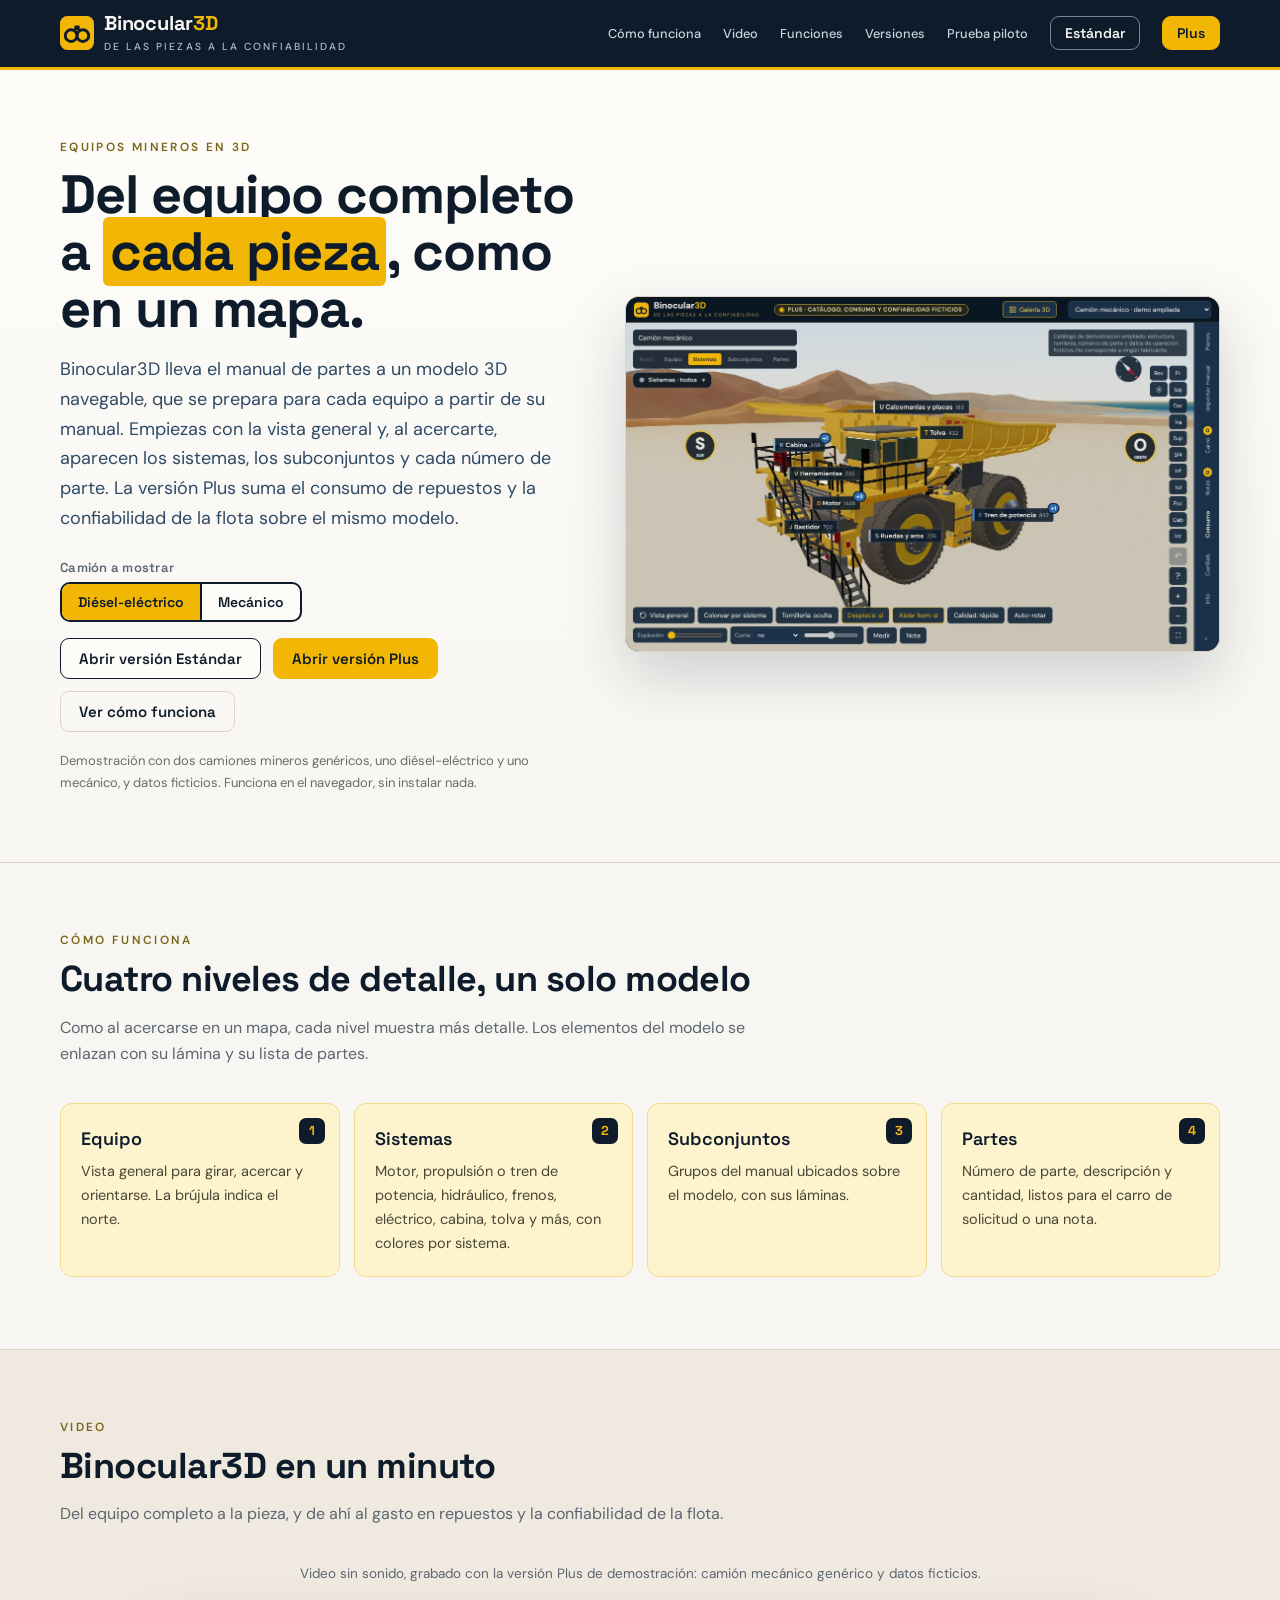
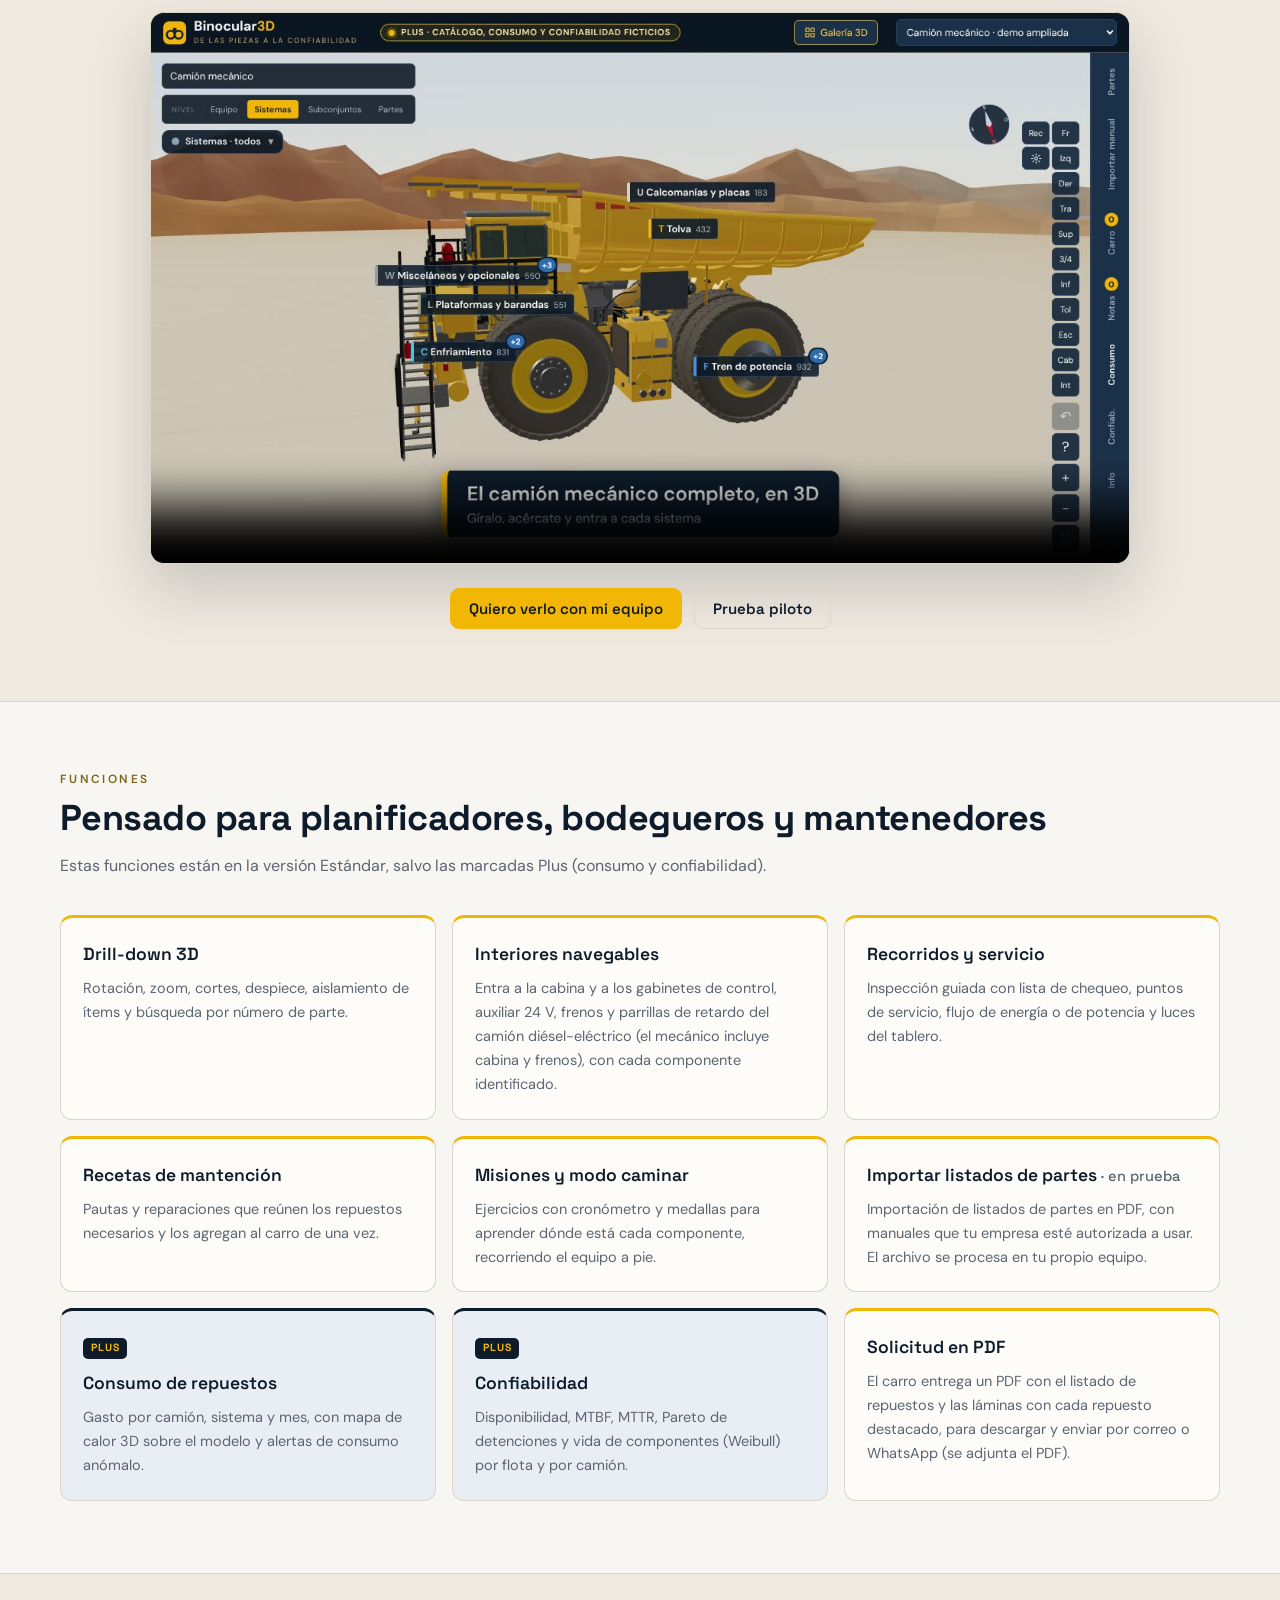
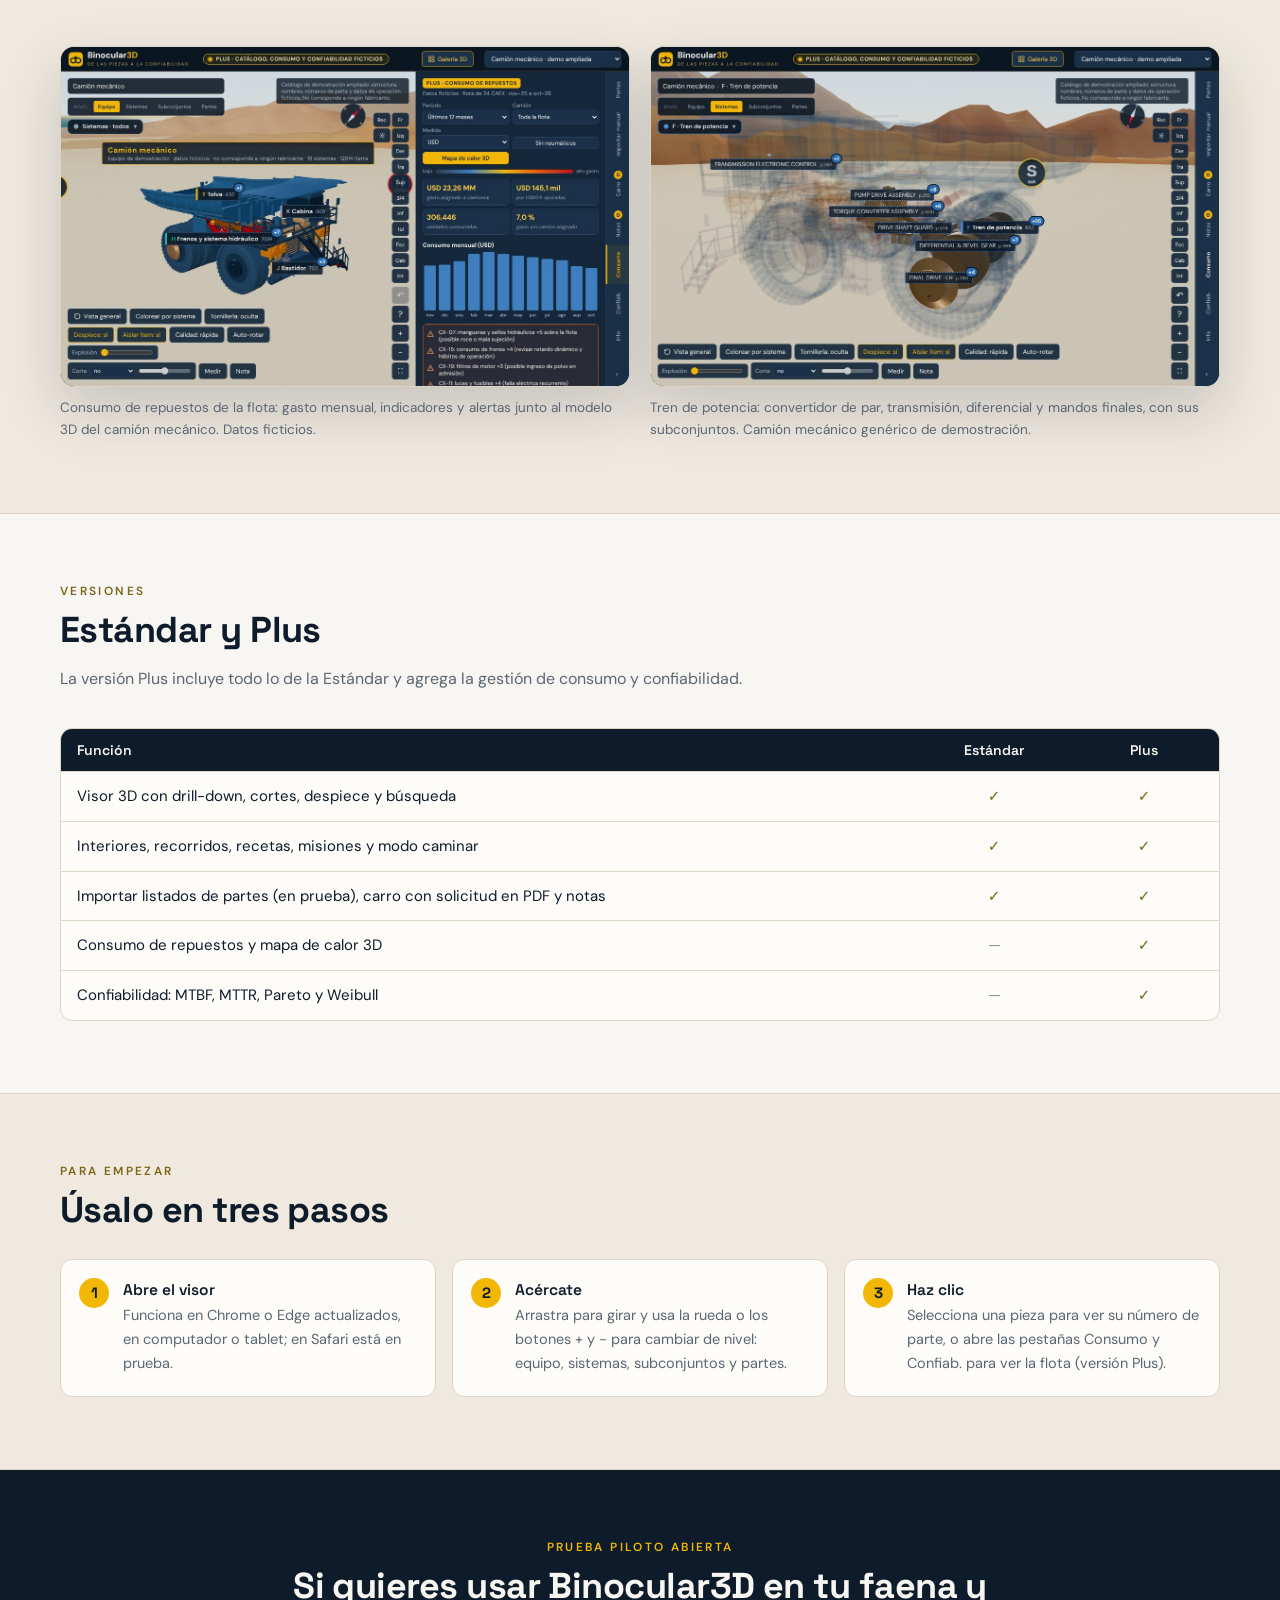
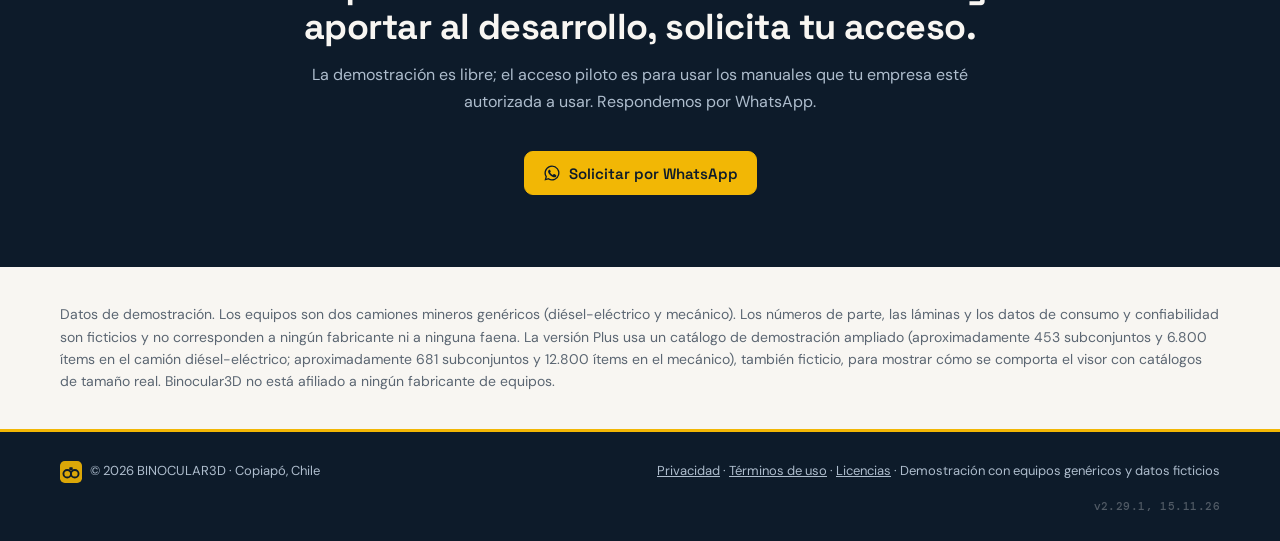
<file: index.html>
<!DOCTYPE html>
<html lang="es">
<head>
<meta charset="utf-8">
<meta name="viewport" content="width=device-width, initial-scale=1">
<title>Binocular3D · De las piezas a la confiabilidad</title>
<meta name="description" content="Visor 3D de repuestos para equipos mineros con drill-down por sistemas, subconjuntos y partes, más consumo de repuestos y confiabilidad de flota. Demostración con dos camiones mineros genéricos (diésel-eléctrico y mecánico) y datos ficticios. Versiones Estándar y Plus.">
<meta property="og:title" content="Binocular3D">
<meta property="og:description" content="De las piezas a la confiabilidad. Visor 3D de repuestos, consumo y confiabilidad de flota.">
<meta property="og:image" content="https://www.binocular3d.com/assets/capturas/vista-equipo.jpg">
<meta property="og:url" content="https://www.binocular3d.com/">
<meta property="og:type" content="website">
<meta property="og:locale" content="es_CL">
<meta name="twitter:card" content="summary_large_image">
<link rel="canonical" href="https://www.binocular3d.com/">
<meta name="theme-color" content="#0d1b2a">
<link rel="icon" href="assets/favicon.svg" type="image/svg+xml">
<link href="fonts/fonts.css" rel="stylesheet">
<style>
/* Identidad según el Manual de Normas Gráficas del Ecosistema Invictum v2.4: base clara (crema, marfil, arena), navy solo en navegación,
   banda de énfasis y pie; un único acento (amarillo Binocular3D) en rellenos con texto navy; titulares en Space Grotesk, cuerpo en DM Sans. */
:root{--crema:#f8f6f2;--marfil:#fdfcf9;--arena:#efe9df;--piedra:#ddd5c6;--niebla:#e8eef4;--navy:#0d1b2a;--navy2:#14273b;--ink:#0d1b2a;--mut:#5b6672;--gris:#6b6b6b;
  --acc:#f2b705;--acc2:#ffcf3f;--acc100:#fdf3cd;--acc700:#7b6618;--line:#ddd5c6;--tit:'Space Grotesk','DM Sans',system-ui,sans-serif}
*{box-sizing:border-box}
html{scroll-behavior:smooth}
body{margin:0;position:relative;background:var(--crema);color:var(--ink);font:400 16px/1.65 'DM Sans',system-ui,-apple-system,Segoe UI,sans-serif}
a{color:inherit}
.wrap{width:min(1160px,100% - 40px);margin:0 auto}
header{position:sticky;top:0;z-index:5;background:var(--navy);border-bottom:3px solid var(--acc)}
header .wrap{display:flex;align-items:center;justify-content:space-between;gap:16px;padding:12px 0}
.brand{display:flex;align-items:center;gap:10px;text-decoration:none;color:#f8f6f2}.brand img{width:34px;height:34px}
.brand .wm{font:700 20px/1.1 var(--tit);letter-spacing:-.01em}.brand .wm b{color:var(--acc)}
.brand small{display:block;font:500 .64rem/1.4 'DM Sans',sans-serif;letter-spacing:.2em;text-transform:uppercase;color:#aebdcd;margin-top:2px}
nav{display:flex;gap:22px;align-items:center}nav a{text-decoration:none;color:#c9d2dc;font-size:.8rem;font-weight:500}nav a:hover{color:#fff}
.btn{display:inline-flex;align-items:center;gap:8px;background:var(--acc);color:var(--navy);border:1.5px solid var(--acc);border-radius:9px;padding:12px 18px;font:600 15px/1 var(--tit);text-decoration:none;white-space:nowrap}
.btn:hover{background:var(--acc2);border-color:var(--acc2)}
.btn.sec{background:var(--marfil);color:var(--navy);border-color:var(--navy)}.btn.sec:hover{background:var(--acc100)}
.btn.ghost{background:transparent;color:var(--navy);border-color:var(--piedra)}.btn.ghost:hover{border-color:var(--navy)}
.btn.sm{padding:9px 14px;font-size:14px}
header .btn.sec{background:transparent;color:#f8f6f2;border-color:#6f87a1}header .btn.sec:hover{background:rgba(255,255,255,.08);border-color:#f8f6f2}
.eyebrow{margin:0 0 12px;font:600 .74rem/1 'DM Sans',sans-serif;letter-spacing:.2em;text-transform:uppercase;color:var(--acc700)}
.hero{position:relative;overflow:hidden;padding:72px 0 56px;background:linear-gradient(180deg,var(--marfil) 0%,var(--crema) 100%);border-bottom:1px solid var(--line)}
.hero .wrap{display:grid;grid-template-columns:1fr 1.15fr;gap:48px;align-items:center}
h1{font:700 clamp(34px,4.6vw,54px)/1.06 var(--tit);margin:0 0 18px;letter-spacing:-.02em}
h1 em{font-style:normal;background:var(--acc);color:var(--navy);padding:0 .14em;border-radius:6px;box-decoration-break:clone;-webkit-box-decoration-break:clone}
.lead{font-size:18px;color:#2f4a66;margin:0 0 26px;max-width:34em}
.cta{display:flex;gap:12px;flex-wrap:wrap}
.note{margin-top:18px;font-size:13px;color:var(--gris)}
.shot{border-radius:14px;overflow:hidden;border:1px solid var(--piedra);box-shadow:0 24px 60px rgba(13,27,42,.18);background:var(--navy)}
.shot img{display:block;width:100%;height:auto}
section{padding:72px 0}section.alt{background:var(--arena);border-top:1px solid var(--line);border-bottom:1px solid var(--line)}
h2{font:700 clamp(26px,3vw,36px)/1.15 var(--tit);margin:0 0 14px;letter-spacing:-.015em}
h3{font-family:var(--tit);font-weight:600}
.sub{color:var(--mut);max-width:46em;margin:0 0 36px}
.niv{display:grid;grid-template-columns:repeat(4,1fr);gap:14px;counter-reset:n}
.niv div{background:var(--acc100);border:1px solid #f3dc8e;border-radius:12px;padding:20px;position:relative}
.niv div::before{counter-increment:n;content:counter(n);position:absolute;top:14px;right:14px;width:26px;height:26px;border-radius:7px;background:var(--navy);color:var(--acc);font:700 13px/26px var(--tit);text-align:center}
.niv h3{margin:0 0 6px;font-size:18px}.niv p{margin:0;color:#4a4636;font-size:14.5px}
.grid{display:grid;grid-template-columns:repeat(3,1fr);gap:16px}
.card{background:var(--marfil);border:1px solid var(--line);border-top:3px solid var(--acc);border-radius:12px;padding:22px}
.card h3{margin:0 0 8px;font-size:17.5px}.card p{margin:0;color:var(--mut);font-size:14.5px}
.card.plus{border-top-color:var(--navy);background:var(--niebla)}
.tag{display:inline-block;font:700 10.5px/1 var(--tit);letter-spacing:.08em;text-transform:uppercase;padding:5px 8px;border-radius:5px;margin-bottom:10px;background:var(--navy);color:var(--acc)}
.duo{display:grid;grid-template-columns:1fr 1fr;gap:20px}
figure{margin:0}figcaption{color:var(--mut);font-size:13.5px;margin-top:10px}
table{width:100%;border-collapse:separate;border-spacing:0;background:var(--marfil);border:1px solid var(--line);border-radius:12px;overflow:hidden;font-size:15px}
th,td{padding:12px 16px;border-bottom:1px solid var(--line);text-align:left}th{background:var(--navy);color:#f8f6f2;font:600 14px var(--tit)}
td.c,th.c{text-align:center;width:150px}.si{color:var(--acc700);font-weight:700}.no{color:#8693a0}
tr:last-child td{border-bottom:0}
ol.pasos{margin:0;padding:0;list-style:none;display:grid;grid-template-columns:repeat(3,1fr);gap:16px;counter-reset:p}
ol.pasos li{background:var(--marfil);border:1px solid var(--line);border-radius:12px;padding:20px 20px 20px 62px;position:relative;color:var(--mut);font-size:14.5px}
ol.pasos li::before{counter-increment:p;content:counter(p);position:absolute;left:18px;top:18px;width:30px;height:30px;border-radius:50%;background:var(--acc);color:var(--navy);font:700 15px/30px var(--tit);text-align:center}
ol.pasos b{color:var(--ink);display:block;margin-bottom:4px;font:600 15.5px var(--tit)}
.demo-nota{color:var(--mut);font-size:14px;line-height:1.6;margin:0}.demo-nota a{color:var(--mut)}
.final{text-align:center}.final .cta{justify-content:center}
#piloto{background:var(--navy);color:#f8f6f2}#piloto .eyebrow{color:var(--acc)}#piloto .sub{color:#aebdcd}
.piloto{text-align:center}.piloto h2{max-width:760px;margin-left:auto;margin-right:auto}.piloto .sub{margin-left:auto;margin-right:auto}.piloto .cta{justify-content:center}
footer{background:var(--navy);border-top:3px solid var(--acc);padding:28px 0;color:#aebdcd;font-size:13px}
footer .wrap{display:flex;justify-content:space-between;gap:16px;flex-wrap:wrap;align-items:center}
footer img{height:22px;vertical-align:middle;margin-right:8px;opacity:.9}
footer .ver{flex-basis:100%;text-align:right;font:500 11px 'DM Mono',monospace;letter-spacing:.04em;color:rgba(255,255,255,.28);user-select:none}
@media (max-width:900px){.hero .wrap,.duo{grid-template-columns:1fr}.niv{grid-template-columns:1fr 1fr}.grid,ol.pasos{grid-template-columns:1fr}nav a:not(.btn){display:none}}
.eqsel{margin:0 0 16px}.eqsel>span{display:block;font:600 13px var(--tit);color:var(--mut);margin-bottom:6px;letter-spacing:.02em}
.eqsel .seg{display:inline-flex;border:2px solid var(--navy);border-radius:10px;overflow:hidden;background:var(--marfil)}
.eqsel button{font:600 14px var(--tit);border:0;background:transparent;color:var(--navy);padding:9px 16px;cursor:pointer}
.eqsel button+button{border-left:2px solid var(--navy)}.eqsel button[aria-pressed=true]{background:var(--acc);color:var(--navy)}
.eqsel button:focus-visible{outline:3px solid var(--navy);outline-offset:-3px}
</style>
</head>
<body>
<header>
  <div class="wrap">
    <a class="brand" href="#"><img src="assets/favicon.svg" alt=""><div><span class="wm">Binocular<b>3D</b></span><small>De las piezas a la confiabilidad</small></div></a>
    <nav>
      <a href="#como">Cómo funciona</a>
      <a href="#video">Video</a>
      <a href="#funciones">Funciones</a>
      <a href="#versiones">Versiones</a>
<a href="#piloto">Prueba piloto</a>
      <a class="btn sm sec" href="acceso/" data-abrir>Estándar</a>
<a class="btn sm" href="acceso/" data-abrir>Plus</a>
    </nav>
  </div>
</header>

<div class="hero">
  <div class="wrap">
    <div>
      <p class="eyebrow">Equipos mineros en 3D</p>
      <h1>Del equipo completo a <em>cada pieza</em>, como en un mapa.</h1>
      <p class="lead">Binocular3D lleva el manual de partes a un modelo 3D navegable, que se prepara para cada equipo a partir de su manual. Empiezas con la vista general y, al acercarte, aparecen los sistemas, los subconjuntos y cada número de parte. La versión Plus suma el consumo de repuestos y la confiabilidad de la flota sobre el mismo modelo.</p>
      <div class="eqsel" role="group" aria-label="Camión de la demostración"><span>Camión a mostrar</span><div class="seg"><button type="button" data-eq="elec" aria-pressed="true">Diésel-eléctrico</button><button type="button" data-eq="mec" aria-pressed="false">Mecánico</button></div></div>
      <div class="cta">
        <a class="btn sec" href="acceso/" data-abrir>Abrir versión Estándar</a>
        <a class="btn" href="acceso/" data-abrir>Abrir versión Plus</a>
        <a class="btn ghost" href="#como">Ver cómo funciona</a>
      </div>
      <p class="note">Demostración con dos camiones mineros genéricos, uno diésel-eléctrico y uno mecánico, y datos ficticios. Funciona en el navegador, sin instalar nada.</p>
    </div>
    <div class="shot"><img src="assets/capturas/vista-equipo.jpg" alt="Vista 3D del camión mecánico con acceso frontal, plataforma y cabina" width="1200" height="717"></div>
  </div>
</div>


<section id="como">
  <div class="wrap">
    <p class="eyebrow">Cómo funciona</p>
    <h2>Cuatro niveles de detalle, un solo modelo</h2>
    <p class="sub">Como al acercarse en un mapa, cada nivel muestra más detalle. Los elementos del modelo se enlazan con su lámina y su lista de partes.</p>
    <div class="niv">
      <div><h3>Equipo</h3><p>Vista general para girar, acercar y orientarse. La brújula indica el norte.</p></div>
      <div><h3>Sistemas</h3><p>Motor, propulsión o tren de potencia, hidráulico, frenos, eléctrico, cabina, tolva y más, con colores por sistema.</p></div>
      <div><h3>Subconjuntos</h3><p>Grupos del manual ubicados sobre el modelo, con sus láminas.</p></div>
      <div><h3>Partes</h3><p>Número de parte, descripción y cantidad, listos para el carro de solicitud o una nota.</p></div>
    </div>
  </div>
</section>

<section id="video" class="alt">
  <div class="wrap">
    <p class="eyebrow">Video</p>
    <h2>Binocular3D en un minuto</h2>
    <p class="sub">Del equipo completo a la pieza, y de ahí al gasto en repuestos y la confiabilidad de la flota.</p>
    <p style="text-align:center;color:var(--mut);font-size:13.5px;margin-top:10px">Video sin sonido, grabado con la versión Plus de demostración: camión mecánico genérico y datos ficticios.</p>
    <div class="shot" style="max-width:980px;margin:26px auto 0"><video controls muted playsinline preload="metadata" poster="assets/video/binocular3d-mecanico.jpg" width="1280" height="720" style="display:block;width:100%;height:auto"><source src="assets/video/binocular3d-mecanico.mp4" type="video/mp4">Tu navegador no reproduce video.</video></div>
    <div class="cta" style="justify-content:center;margin-top:24px"><a class="btn" href="https://wa.me/56965945170?text=Hola%2C%20vi%20el%20video%20de%20Binocular3D%20y%20quiero%20m%C3%A1s%20informaci%C3%B3n" target="_blank" rel="noopener">Quiero verlo con mi equipo</a><a class="btn ghost" href="#piloto">Prueba piloto</a></div>
  </div>
</section>
<section id="funciones">
  <div class="wrap">
    <p class="eyebrow">Funciones</p>
    <h2>Pensado para planificadores, bodegueros y mantenedores</h2>
    <p class="sub">Estas funciones están en la versión Estándar, salvo las marcadas Plus (consumo y confiabilidad).</p>
    <div class="grid">
      <div class="card"><h3>Drill-down 3D</h3><p>Rotación, zoom, cortes, despiece, aislamiento de ítems y búsqueda por número de parte.</p></div>
      <div class="card"><h3>Interiores navegables</h3><p>Entra a la cabina y a los gabinetes de control, auxiliar 24 V, frenos y parrillas de retardo del camión diésel-eléctrico (el mecánico incluye cabina y frenos), con cada componente identificado.</p></div>
      <div class="card"><h3>Recorridos y servicio</h3><p>Inspección guiada con lista de chequeo, puntos de servicio, flujo de energía o de potencia y luces del tablero.</p></div>
      <div class="card"><h3>Recetas de mantención</h3><p>Pautas y reparaciones que reúnen los repuestos necesarios y los agregan al carro de una vez.</p></div>
      <div class="card"><h3>Misiones y modo caminar</h3><p>Ejercicios con cronómetro y medallas para aprender dónde está cada componente, recorriendo el equipo a pie.</p></div>
      <div class="card"><h3>Importar listados de partes <small style="font-weight:500;color:var(--mut)">· en prueba</small></h3><p>Importación de listados de partes en PDF, con manuales que tu empresa esté autorizada a usar. El archivo se procesa en tu propio equipo.</p></div>
      <div class="card plus"><span class="tag">Plus</span><h3>Consumo de repuestos</h3><p>Gasto por camión, sistema y mes, con mapa de calor 3D sobre el modelo y alertas de consumo anómalo.</p></div>
      <div class="card plus"><span class="tag">Plus</span><h3>Confiabilidad</h3><p>Disponibilidad, MTBF, MTTR, Pareto de detenciones y vida de componentes (Weibull) por flota y por camión.</p></div>
      <div class="card"><h3>Solicitud en PDF</h3><p>El carro entrega un PDF con el listado de repuestos y las láminas con cada repuesto destacado, para descargar y enviar por correo o WhatsApp (se adjunta el PDF).</p></div>
    </div>
  </div>
</section>

<section class="alt">
  <div class="wrap duo">
    <figure><div class="shot"><img src="assets/capturas/consumo-mapa-calor.jpg" alt="Mapa de calor de consumo de repuestos sobre el modelo 3D" loading="lazy" width="1200" height="717"></div><figcaption>Consumo de repuestos de la flota: gasto mensual, indicadores y alertas junto al modelo 3D del camión mecánico. Datos ficticios.</figcaption></figure>
    <figure><div class="shot"><img src="assets/capturas/tren-potencia.jpg" alt="Tren de potencia del camión mecánico sobre el modelo 3D" loading="lazy" width="1200" height="717"></div><figcaption>Tren de potencia: convertidor de par, transmisión, diferencial y mandos finales, con sus subconjuntos. Camión mecánico genérico de demostración.</figcaption></figure>
  </div>
</section>

<section id="versiones">
  <div class="wrap">
    <p class="eyebrow">Versiones</p>
    <h2>Estándar y Plus</h2>
    <p class="sub">La versión Plus incluye todo lo de la Estándar y agrega la gestión de consumo y confiabilidad.</p>
    <table>
      <thead><tr><th>Función</th><th class="c">Estándar</th><th class="c">Plus</th></tr></thead>
      <tbody>
        <tr><td>Visor 3D con drill-down, cortes, despiece y búsqueda</td><td class="c si">✓</td><td class="c si">✓</td></tr>
        <tr><td>Interiores, recorridos, recetas, misiones y modo caminar</td><td class="c si">✓</td><td class="c si">✓</td></tr>
        <tr><td>Importar listados de partes (en prueba), carro con solicitud en PDF y notas</td><td class="c si">✓</td><td class="c si">✓</td></tr>
        <tr><td>Consumo de repuestos y mapa de calor 3D</td><td class="c no">—</td><td class="c si">✓</td></tr>
        <tr><td>Confiabilidad: MTBF, MTTR, Pareto y Weibull</td><td class="c no">—</td><td class="c si">✓</td></tr>
      </tbody>
    </table>
  </div>
</section>

<section class="alt">
  <div class="wrap">
    <p class="eyebrow">Para empezar</p>
    <h2>Úsalo en tres pasos</h2>
    <ol class="pasos" style="margin-top:28px">
      <li><b>Abre el visor</b>Funciona en Chrome o Edge actualizados, en computador o tablet; en Safari está en prueba.</li>
      <li><b>Acércate</b>Arrastra para girar y usa la rueda o los botones + y − para cambiar de nivel: equipo, sistemas, subconjuntos y partes.</li>
      <li><b>Haz clic</b>Selecciona una pieza para ver su número de parte, o abre las pestañas Consumo y Confiab. para ver la flota (versión Plus).</li>
    </ol>
  </div>
</section>

<section id="piloto">
  <div class="wrap piloto">
    <p class="eyebrow">Prueba piloto abierta</p>
    <h2>Si quieres usar Binocular3D en tu faena y aportar al desarrollo, solicita tu acceso.</h2>
    <p class="sub">La demostración es libre; el acceso piloto es para usar los manuales que tu empresa esté autorizada a usar. Respondemos por WhatsApp.</p>
    <div class="cta"><a class="btn" href="https://wa.me/56965945170?text=Hola%2C%20quiero%20solicitar%20acceso%20a%20la%20prueba%20piloto%20de%20Binocular3D" target="_blank" rel="noopener"><svg viewBox="0 0 24 24" width="18" height="18" fill="currentColor" aria-hidden="true"><path d="M12 2a10 10 0 0 0-8.6 15.1L2 22l5-1.3A10 10 0 1 0 12 2zm0 18.2a8.2 8.2 0 0 1-4.2-1.2l-.3-.2-3 .8.8-2.9-.2-.3A8.2 8.2 0 1 1 12 20.2zm4.5-6.1c-.2-.1-1.5-.7-1.7-.8s-.4-.1-.6.1-.6.8-.8 1-.3.2-.5.1a6.7 6.7 0 0 1-3.3-2.9c-.3-.4.3-.4.7-1.3.1-.2 0-.3 0-.4l-.8-1.8c-.2-.5-.4-.4-.6-.4h-.5a1 1 0 0 0-.7.3 3 3 0 0 0-.9 2.2 5.2 5.2 0 0 0 1.1 2.8 12 12 0 0 0 4.6 4.1c1.7.7 2.4.8 3.2.7a2.8 2.8 0 0 0 1.8-1.3 2.2 2.2 0 0 0 .2-1.3c-.1-.1-.3-.2-.5-.3z"/></svg>Solicitar por WhatsApp</a></div>
  </div>
</section>

<div class="wrap" style="padding:36px 0"><p class="demo-nota">Datos de demostración. Los equipos son dos camiones mineros genéricos (diésel-eléctrico y mecánico). Los números de parte, las láminas y los datos de consumo y confiabilidad son ficticios y no corresponden a ningún fabricante ni a ninguna faena. La versión Plus usa un catálogo de demostración ampliado (aproximadamente 453 subconjuntos y 6.800 ítems en el camión diésel-eléctrico; aproximadamente 681 subconjuntos y 12.800 ítems en el mecánico), también ficticio, para mostrar cómo se comporta el visor con catálogos de tamaño real. Binocular3D no está afiliado a ningún fabricante de equipos.</p></div>
<footer>
  <div class="wrap">
    <span><img src="assets/favicon.svg" alt="">© 2026 BINOCULAR3D · Copiapó, Chile</span>
    <span><a href="privacidad.html">Privacidad</a> · <a href="terminos.html">Términos de uso</a> · <a href="licencias.txt">Licencias</a> · Demostración con equipos genéricos y datos ficticios</span>
    <span class="ver" aria-label="Versión del sitio">v2.29.1, 15.11.26</span>
  </div>
</footer>
<script>(function(){var eq='elec';try{if(localStorage.getItem('b3d.var')==='mec')eq='mec'}catch(e){}
var bs=document.querySelectorAll('.eqsel button');function pon(v){eq=v;bs.forEach(function(b){b.setAttribute('aria-pressed',b.dataset.eq===v?'true':'false')});
try{localStorage.setItem('b3d.var',v);localStorage.setItem('b3d.equipo',v==='mec'?'demo-mec':'demo-caex')}catch(e){}}
bs.forEach(function(b){b.addEventListener('click',function(){pon(b.dataset.eq)})});
document.querySelectorAll('a[data-abrir]').forEach(function(a){a.addEventListener('click',function(){try{window.name='b3dvar='+eq+';b3deq='+(eq==='mec'?'demo-mec':'demo-caex')}catch(e){}})});
if(eq==='mec')pon('mec')})();</script>
</body>
</html>
</file>
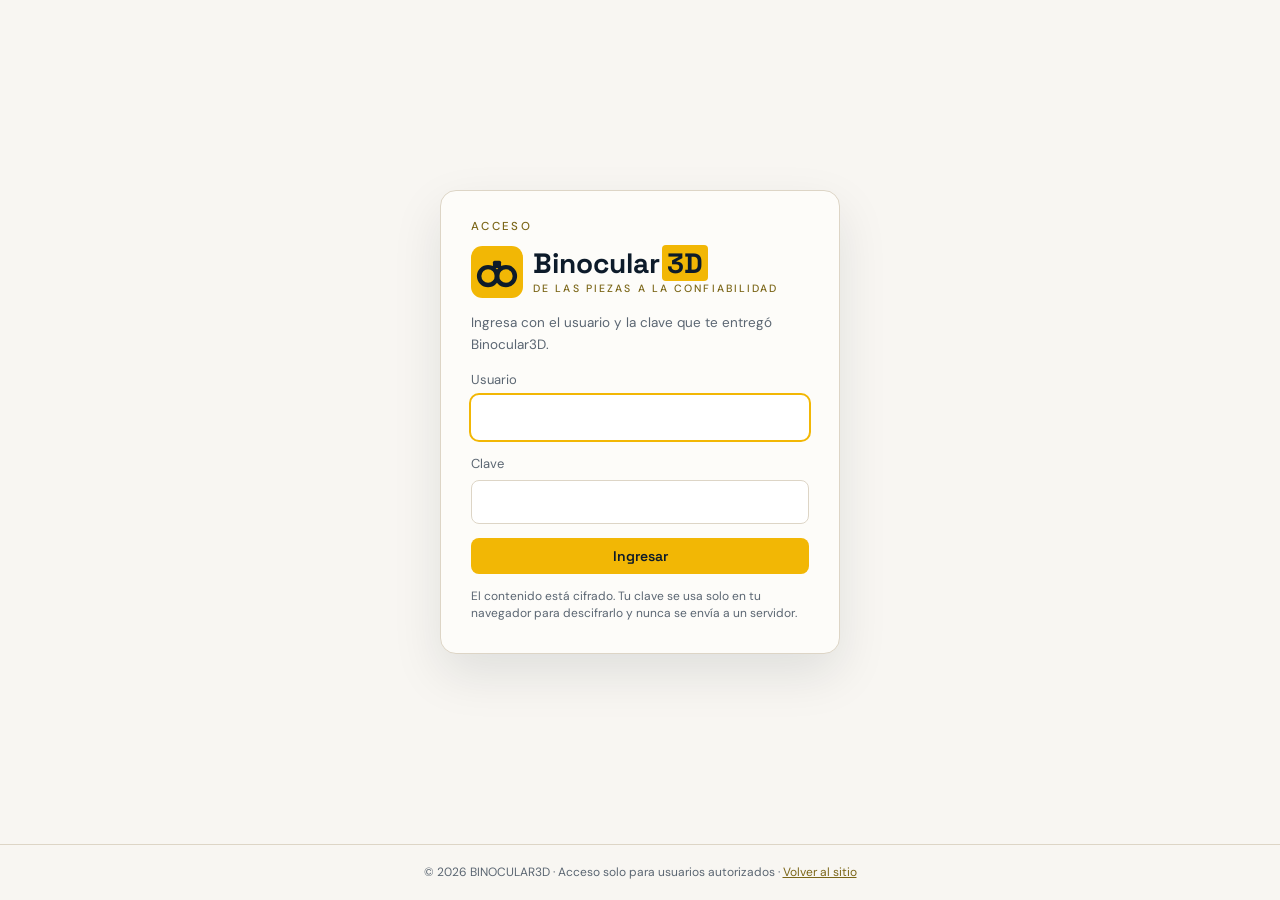
<file: acceso/index.html>
<!DOCTYPE html>
<html lang="es">
<head>
<meta charset="utf-8">
<meta name="viewport" content="width=device-width, initial-scale=1">
<title>Binocular3D · acceso</title>
<meta name="robots" content="noindex">
<link rel="icon" href="assets/favicon.svg" type="image/svg+xml">
<link href="../fonts/fonts.css" rel="stylesheet">
<link rel="stylesheet" href="css/portal.css">
</head>
<body>
<!-- 1. Acceso -->
<section id="pLogin" class="page on">
  <form class="loginCard" id="loginForm" autocomplete="on">
    <p class="eyebrow">Acceso</p>
    <div class="brand big"><img src="assets/favicon.svg" alt=""><div><span class="wm">Binocular<b>3D</b></span><small>De las piezas a la confiabilidad</small></div></div>
    <p class="mut">Ingresa con el usuario y la clave que te entregó Binocular3D.</p>
    <label>Usuario<input id="u" name="username" autocomplete="username" required autofocus></label>
    <label>Clave<input id="p" name="password" type="password" autocomplete="current-password" required></label>
    <div id="loginErr" class="err" hidden></div>
    <button class="btn" id="loginB" type="submit">Ingresar</button>
    <div id="loginProg" class="prog" hidden><i></i><span>Verificando…</span></div>
    <p class="fine">El contenido está cifrado. Tu clave se usa solo en tu navegador para descifrarlo y nunca se envía a un servidor.</p>
  </form>
</section>

<!-- 2. Mis versiones -->
<section id="pMenu" class="page">
  <header class="top">
    <div class="brand"><img src="assets/favicon.svg" alt=""><div><span class="wm">Binocular<b>3D</b></span><small>De las piezas a la confiabilidad</small></div></div>
    <div class="who"><span id="whoN"></span><span id="whoR" class="role"></span><button class="btn ghost sm" id="bAdmin" hidden>Administrar accesos</button><button class="btn ghost sm" id="bSalir">Cerrar sesión</button></div>
  </header>
  <main class="wrap">
    <h1 id="hola"></h1>
    <p class="mut" id="holaS">Estas son las versiones de Binocular3D habilitadas para tu clave.</p>
    <div class="cards" id="cards"></div>
    <div id="openErr" class="err" hidden></div>
    <div id="openProg" class="prog" hidden><i></i><span>Descifrando la versión…</span></div>
  </main>
</section>

<!-- 3. Administración -->
<section id="pAdmin" class="page">
  <header class="top">
    <div class="brand"><img src="assets/favicon.svg" alt=""><div><span class="wm">Binocular<b>3D</b></span><small>Administración de accesos</small></div></div>
    <div class="who"><span class="role">Administrador</span><button class="btn ghost sm" id="bVolver">Volver a mis versiones</button><button class="btn ghost sm" id="bSalir2">Cerrar sesión</button></div>
  </header>
  <main class="wrap">
    <div class="admHead">
      <div><h1>Usuarios y claves</h1><p class="mut">Los cambios quedan en esta pantalla hasta que los guardes. Una vez guardados en GitHub, el sitio se actualiza en 1–2 minutos.</p></div>
      <div id="pend" class="pend" hidden>Cambios sin guardar</div>
    </div>

    <div class="grid2">
      <form class="panel" id="fNuevo">
        <h2 id="fTit">Nuevo usuario</h2>
        <label>Usuario<input id="nU" required placeholder="ej. juan.perez" pattern="[A-Za-z0-9._@\-]{3,60}" title="3 a 60 caracteres: letras, números, punto, guion, guion bajo o @"></label>
        <label>Nombre o empresa<input id="nN" placeholder="ej. Juan Pérez · Contratista XYZ"></label>
        <label>Tipo de clave<select id="nR">
          <option value="demo">Estándar · solo versión Estándar</option>
          <option value="plus">Plus · solo versión Plus</option>
          <option value="admin">Administrador · ambas + administración</option>
        </select></label>
        <label>Vence (opcional)<input id="nV" type="date"></label>
        <label>Clave<span class="row"><input id="nP" required minlength="12"><button type="button" class="btn ghost sm" id="nGen">Generar</button></span></label>
        <p class="fine" id="nNota">Mínimo 12 caracteres (16 para administradores). Copia la clave al crear el usuario: después no se puede volver a ver, solo restablecer.</p>
        <div class="row"><button class="btn" type="submit" id="nOk">Agregar usuario</button><button class="btn ghost" type="button" id="nCancel" hidden>Cancelar</button></div>
        <div id="nErr" class="err" hidden></div>
        <div id="cred" class="cred" hidden></div>
      </form>

      <div class="panel">
        <h2>Guardar cambios</h2>
        <p class="mut">El archivo de usuarios es <code>acceso/v/usuarios.json</code>. Puedes guardarlo directo en el repositorio de GitHub o descargarlo y subirlo a mano.</p>
        <details id="ghCfg"><summary>Conexión con GitHub</summary>
          <label>Dueño del repositorio<input id="gO" placeholder="tu-usuario"></label>
          <label>Repositorio<input id="gR" placeholder="Binocular3D"></label>
          <label>Rama<input id="gB" value="main"></label>
          <label>Token de acceso (fine-grained, permiso Contents: Read and write solo en este repositorio)<input id="gT" type="password" autocomplete="off"></label>
          <label class="chk"><input type="checkbox" id="gRem"> Recordar en este navegador</label>
        </details>
        <div class="row"><button class="btn" id="bGh">Guardar en GitHub</button><button class="btn ghost" id="bDl">Descargar usuarios.json</button></div>
        <div id="gMsg" class="msg" hidden></div>
      </div>
    </div>

    <div class="panel">
      <div class="row between"><h2>Usuarios <span id="nUs" class="mut"></span></h2><input id="filt" placeholder="Filtrar…"></div>
      <table class="tab"><thead><tr><th>Usuario</th><th>Nombre o empresa</th><th>Tipo</th><th>Vence</th><th>Creado</th><th></th></tr></thead><tbody id="tb"></tbody></table>
      <p class="fine">Cambiar el tipo de un usuario o su clave requiere asignarle una clave nueva. Eliminar un usuario impide que vuelva a entrar, pero no borra lo que ya haya visto; si una clave se filtró, pide volver a cifrar la versión (ver README).</p>
    </div>
  </main>
</section>

<footer class="foot"><span>© 2026 BINOCULAR3D · Acceso solo para usuarios autorizados · <a href="../">Volver al sitio</a></span></footer>
<script src="js/portal.js"></script>
</body>
</html>
</file>
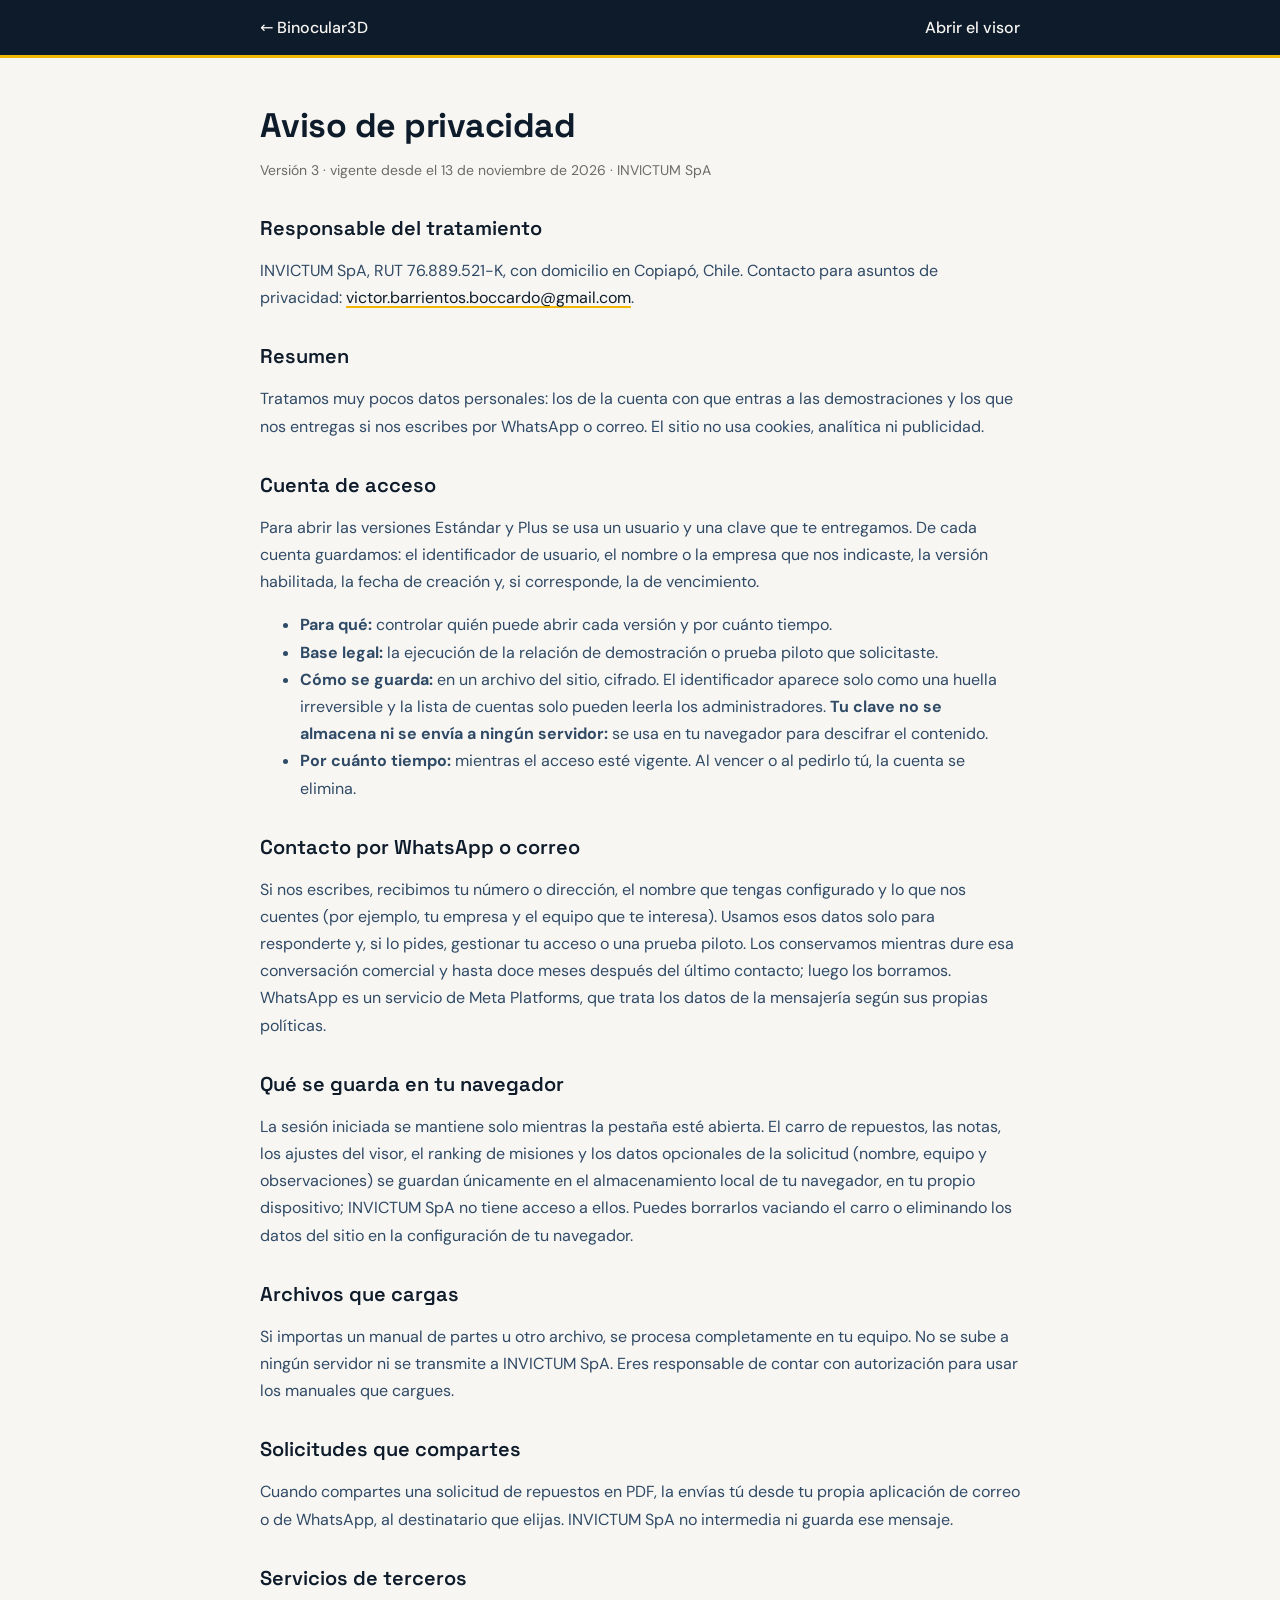
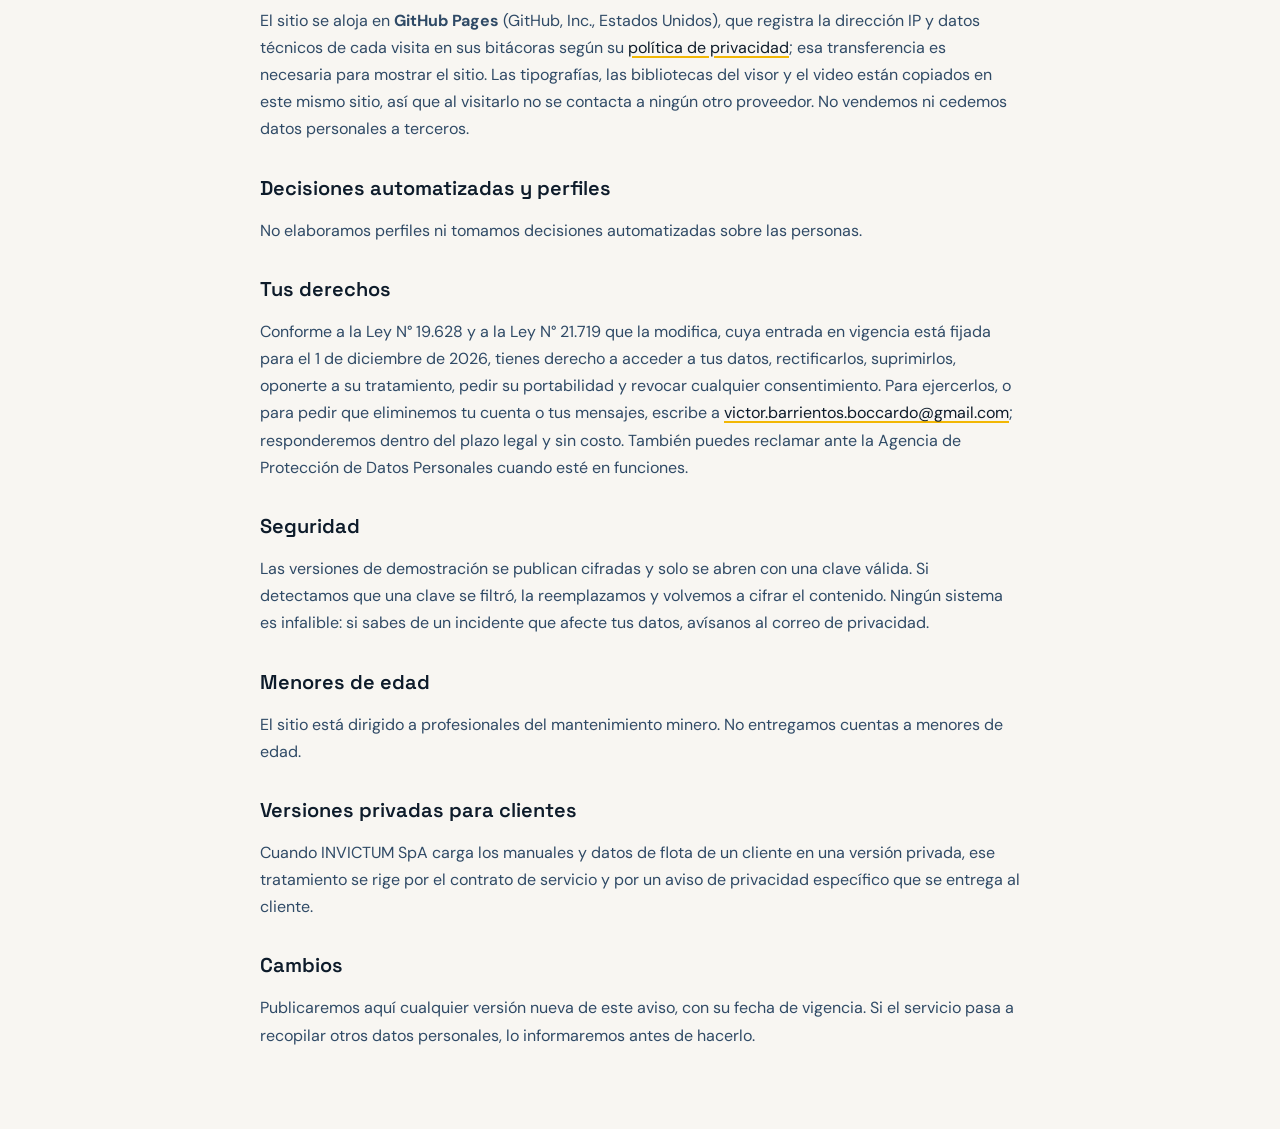
<file: privacidad.html>
<!DOCTYPE html>
<html lang="es"><head><meta charset="utf-8"><meta name="viewport" content="width=device-width, initial-scale=1"><title>Aviso de privacidad · Binocular3D</title>
<link rel="canonical" href="https://www.binocular3d.com/privacidad.html"><link rel="icon" href="assets/favicon.svg" type="image/svg+xml"><link href="fonts/fonts.css" rel="stylesheet"><style>body{margin:0;background:#f8f6f2;color:#0d1b2a;font:400 16px/1.7 'DM Sans',system-ui,sans-serif}a{color:#0d1b2a;text-decoration-color:#f2b705;text-decoration-thickness:2px;text-underline-offset:3px}.w{width:min(760px,100% - 40px);margin:0 auto;padding:48px 0 64px}h1{font:700 34px/1.15 'Space Grotesk','DM Sans',sans-serif;letter-spacing:-.015em;margin:0 0 6px}h2{font:600 20px/1.3 'Space Grotesk','DM Sans',sans-serif;margin:32px 0 8px}p,li{color:#2f4a66}.mut{color:#6b6b6b;font-size:14px}header{background:#0d1b2a;border-bottom:3px solid #f2b705;padding:14px 0}header a{color:#f8f6f2;text-decoration:none;font-weight:500}header .w{padding:0;display:flex;justify-content:space-between}</style></head>
<body><header><div class="w"><a href="./">← Binocular3D</a><a href="acceso/">Abrir el visor</a></div></header><main class="w"><h1>Aviso de privacidad</h1><p class="mut">Versión 3 · vigente desde el 13 de noviembre de 2026 · INVICTUM SpA</p>
<h2>Responsable del tratamiento</h2><p>INVICTUM SpA, RUT <span data-dato="rut">76.889.521-K</span>, con domicilio en <span data-dato="domicilio">Copiapó</span>, Chile. Contacto para asuntos de privacidad: <a href="mailto:victor.barrientos.boccardo@gmail.com">victor.barrientos.boccardo@gmail.com</a>.</p>
<h2>Resumen</h2><p>Tratamos muy pocos datos personales: los de la cuenta con que entras a las demostraciones y los que nos entregas si nos escribes por WhatsApp o correo. El sitio no usa cookies, analítica ni publicidad.</p>
<h2>Cuenta de acceso</h2><p>Para abrir las versiones Estándar y Plus se usa un usuario y una clave que te entregamos. De cada cuenta guardamos: el identificador de usuario, el nombre o la empresa que nos indicaste, la versión habilitada, la fecha de creación y, si corresponde, la de vencimiento.</p><ul><li><strong>Para qué:</strong> controlar quién puede abrir cada versión y por cuánto tiempo.</li><li><strong>Base legal:</strong> la ejecución de la relación de demostración o prueba piloto que solicitaste.</li><li><strong>Cómo se guarda:</strong> en un archivo del sitio, cifrado. El identificador aparece solo como una huella irreversible y la lista de cuentas solo pueden leerla los administradores. <strong>Tu clave no se almacena ni se envía a ningún servidor:</strong> se usa en tu navegador para descifrar el contenido.</li><li><strong>Por cuánto tiempo:</strong> mientras el acceso esté vigente. Al vencer o al pedirlo tú, la cuenta se elimina.</li></ul>
<h2>Contacto por WhatsApp o correo</h2><p>Si nos escribes, recibimos tu número o dirección, el nombre que tengas configurado y lo que nos cuentes (por ejemplo, tu empresa y el equipo que te interesa). Usamos esos datos solo para responderte y, si lo pides, gestionar tu acceso o una prueba piloto. Los conservamos mientras dure esa conversación comercial y hasta doce meses después del último contacto; luego los borramos. WhatsApp es un servicio de Meta Platforms, que trata los datos de la mensajería según sus propias políticas.</p>
<h2>Qué se guarda en tu navegador</h2><p>La sesión iniciada se mantiene solo mientras la pestaña esté abierta. El carro de repuestos, las notas, los ajustes del visor, el ranking de misiones y los datos opcionales de la solicitud (nombre, equipo y observaciones) se guardan únicamente en el almacenamiento local de tu navegador, en tu propio dispositivo; INVICTUM SpA no tiene acceso a ellos. Puedes borrarlos vaciando el carro o eliminando los datos del sitio en la configuración de tu navegador.</p>
<h2>Archivos que cargas</h2><p>Si importas un manual de partes u otro archivo, se procesa completamente en tu equipo. No se sube a ningún servidor ni se transmite a INVICTUM SpA. Eres responsable de contar con autorización para usar los manuales que cargues.</p>
<h2>Solicitudes que compartes</h2><p>Cuando compartes una solicitud de repuestos en PDF, la envías tú desde tu propia aplicación de correo o de WhatsApp, al destinatario que elijas. INVICTUM SpA no intermedia ni guarda ese mensaje.</p>
<h2>Servicios de terceros</h2><p>El sitio se aloja en <strong>GitHub Pages</strong> (GitHub, Inc., Estados Unidos), que registra la dirección IP y datos técnicos de cada visita en sus bitácoras según su <a href="https://docs.github.com/es/site-policy/privacy-policies/github-general-privacy-statement" rel="noopener">política de privacidad</a>; esa transferencia es necesaria para mostrar el sitio. Las tipografías, las bibliotecas del visor y el video están copiados en este mismo sitio, así que al visitarlo no se contacta a ningún otro proveedor. No vendemos ni cedemos datos personales a terceros.</p>
<h2>Decisiones automatizadas y perfiles</h2><p>No elaboramos perfiles ni tomamos decisiones automatizadas sobre las personas.</p>
<h2>Tus derechos</h2><p>Conforme a la Ley N° 19.628 y a la Ley N° 21.719 que la modifica, cuya entrada en vigencia está fijada para el 1 de diciembre de 2026, tienes derecho a acceder a tus datos, rectificarlos, suprimirlos, oponerte a su tratamiento, pedir su portabilidad y revocar cualquier consentimiento. Para ejercerlos, o para pedir que eliminemos tu cuenta o tus mensajes, escribe a <a href="mailto:victor.barrientos.boccardo@gmail.com">victor.barrientos.boccardo@gmail.com</a>; responderemos dentro del plazo legal y sin costo. También puedes reclamar ante la Agencia de Protección de Datos Personales cuando esté en funciones.</p>
<h2>Seguridad</h2><p>Las versiones de demostración se publican cifradas y solo se abren con una clave válida. Si detectamos que una clave se filtró, la reemplazamos y volvemos a cifrar el contenido. Ningún sistema es infalible: si sabes de un incidente que afecte tus datos, avísanos al correo de privacidad.</p>
<h2>Menores de edad</h2><p>El sitio está dirigido a profesionales del mantenimiento minero. No entregamos cuentas a menores de edad.</p>
<h2>Versiones privadas para clientes</h2><p>Cuando INVICTUM SpA carga los manuales y datos de flota de un cliente en una versión privada, ese tratamiento se rige por el contrato de servicio y por un aviso de privacidad específico que se entrega al cliente.</p>
<h2>Cambios</h2><p>Publicaremos aquí cualquier versión nueva de este aviso, con su fecha de vigencia. Si el servicio pasa a recopilar otros datos personales, lo informaremos antes de hacerlo.</p></main></body></html>
</file>
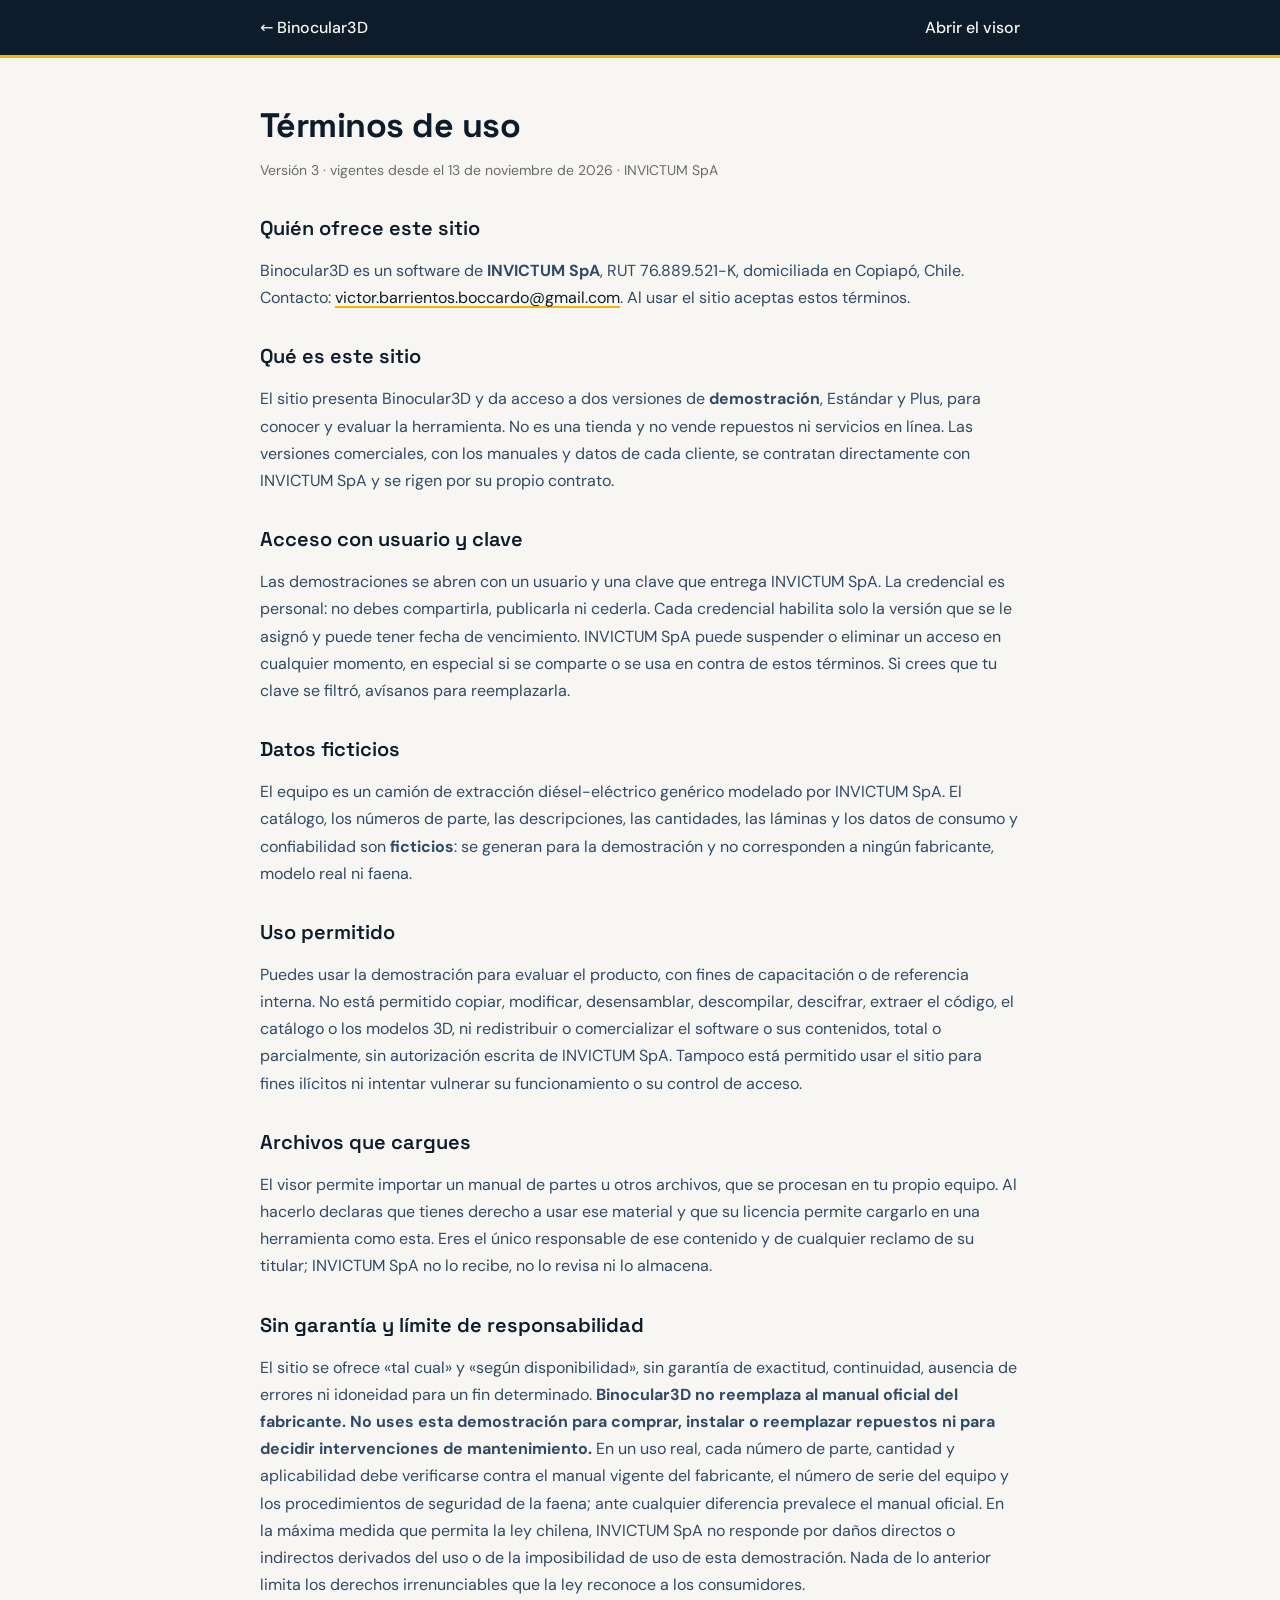
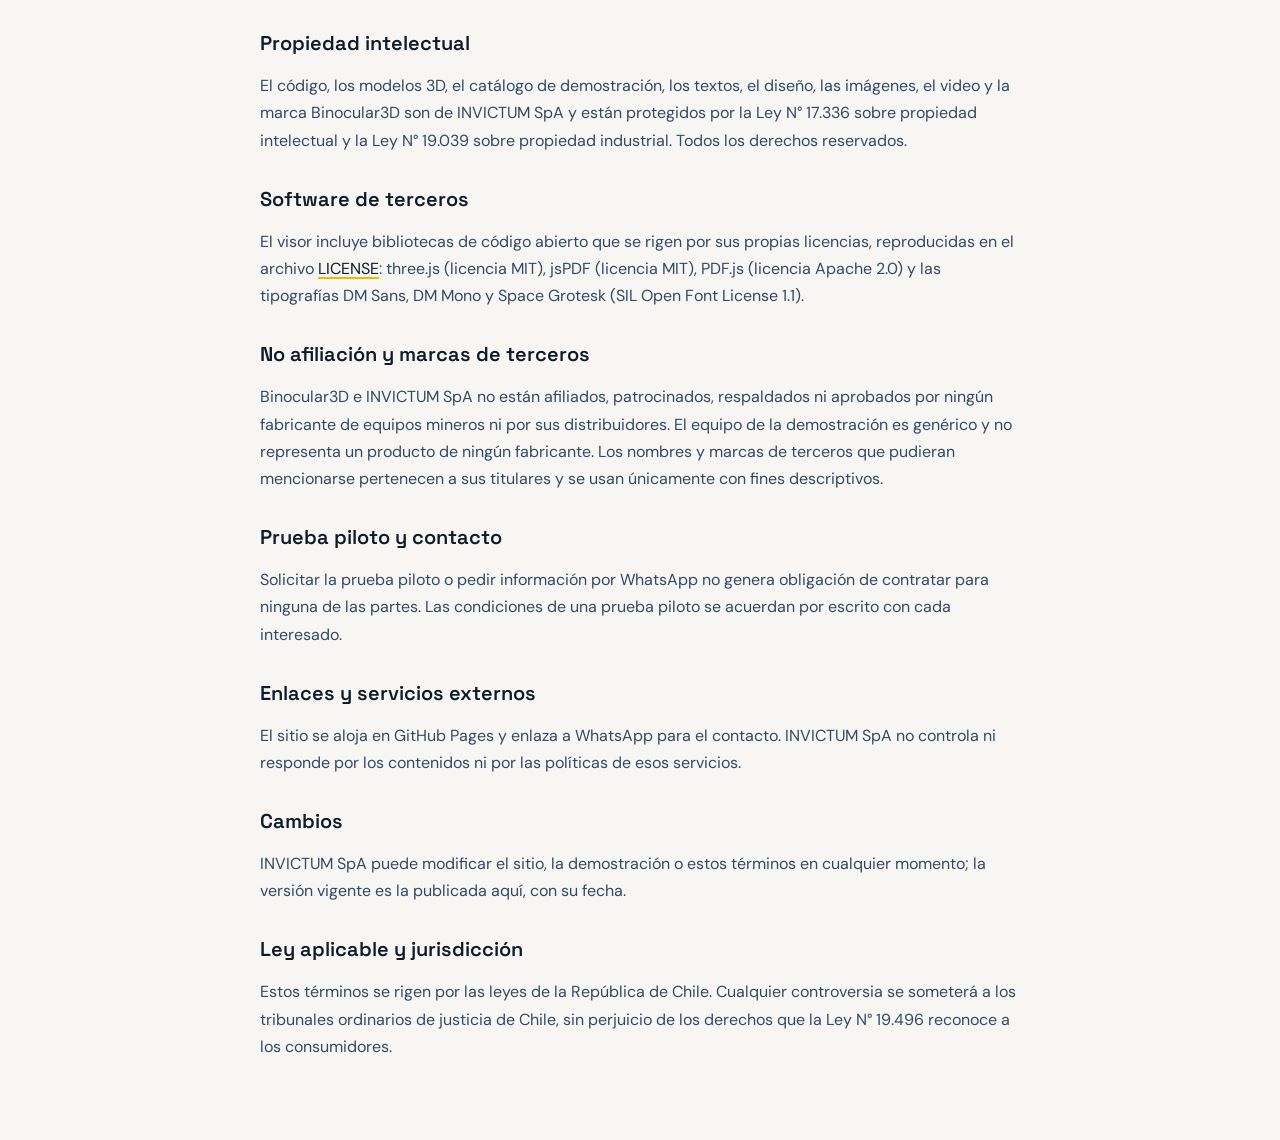
<file: terminos.html>
<!DOCTYPE html>
<html lang="es"><head><meta charset="utf-8"><meta name="viewport" content="width=device-width, initial-scale=1"><title>Términos de uso · Binocular3D</title>
<link rel="canonical" href="https://www.binocular3d.com/terminos.html"><link rel="icon" href="assets/favicon.svg" type="image/svg+xml"><link href="fonts/fonts.css" rel="stylesheet"><style>body{margin:0;background:#f8f6f2;color:#0d1b2a;font:400 16px/1.7 'DM Sans',system-ui,sans-serif}a{color:#0d1b2a;text-decoration-color:#f2b705;text-decoration-thickness:2px;text-underline-offset:3px}.w{width:min(760px,100% - 40px);margin:0 auto;padding:48px 0 64px}h1{font:700 34px/1.15 'Space Grotesk','DM Sans',sans-serif;letter-spacing:-.015em;margin:0 0 6px}h2{font:600 20px/1.3 'Space Grotesk','DM Sans',sans-serif;margin:32px 0 8px}p,li{color:#2f4a66}.mut{color:#6b6b6b;font-size:14px}header{background:#0d1b2a;border-bottom:3px solid #f2b705;padding:14px 0}header a{color:#f8f6f2;text-decoration:none;font-weight:500}header .w{padding:0;display:flex;justify-content:space-between}</style></head>
<body><header><div class="w"><a href="./">← Binocular3D</a><a href="acceso/">Abrir el visor</a></div></header><main class="w"><h1>Términos de uso</h1><p class="mut">Versión 3 · vigentes desde el 13 de noviembre de 2026 · INVICTUM SpA</p>
<h2>Quién ofrece este sitio</h2><p>Binocular3D es un software de <strong>INVICTUM SpA</strong>, RUT <span data-dato="rut">76.889.521-K</span>, domiciliada en <span data-dato="domicilio">Copiapó</span>, Chile. Contacto: <a href="mailto:victor.barrientos.boccardo@gmail.com">victor.barrientos.boccardo@gmail.com</a>. Al usar el sitio aceptas estos términos.</p>
<h2>Qué es este sitio</h2><p>El sitio presenta Binocular3D y da acceso a dos versiones de <strong>demostración</strong>, Estándar y Plus, para conocer y evaluar la herramienta. No es una tienda y no vende repuestos ni servicios en línea. Las versiones comerciales, con los manuales y datos de cada cliente, se contratan directamente con INVICTUM SpA y se rigen por su propio contrato.</p>
<h2>Acceso con usuario y clave</h2><p>Las demostraciones se abren con un usuario y una clave que entrega INVICTUM SpA. La credencial es personal: no debes compartirla, publicarla ni cederla. Cada credencial habilita solo la versión que se le asignó y puede tener fecha de vencimiento. INVICTUM SpA puede suspender o eliminar un acceso en cualquier momento, en especial si se comparte o se usa en contra de estos términos. Si crees que tu clave se filtró, avísanos para reemplazarla.</p>
<h2>Datos ficticios</h2><p>El equipo es un camión de extracción diésel-eléctrico genérico modelado por INVICTUM SpA. El catálogo, los números de parte, las descripciones, las cantidades, las láminas y los datos de consumo y confiabilidad son <strong>ficticios</strong>: se generan para la demostración y no corresponden a ningún fabricante, modelo real ni faena.</p>
<h2>Uso permitido</h2><p>Puedes usar la demostración para evaluar el producto, con fines de capacitación o de referencia interna. No está permitido copiar, modificar, desensamblar, descompilar, descifrar, extraer el código, el catálogo o los modelos 3D, ni redistribuir o comercializar el software o sus contenidos, total o parcialmente, sin autorización escrita de INVICTUM SpA. Tampoco está permitido usar el sitio para fines ilícitos ni intentar vulnerar su funcionamiento o su control de acceso.</p>
<h2>Archivos que cargues</h2><p>El visor permite importar un manual de partes u otros archivos, que se procesan en tu propio equipo. Al hacerlo declaras que tienes derecho a usar ese material y que su licencia permite cargarlo en una herramienta como esta. Eres el único responsable de ese contenido y de cualquier reclamo de su titular; INVICTUM SpA no lo recibe, no lo revisa ni lo almacena.</p>
<h2>Sin garantía y límite de responsabilidad</h2><p>El sitio se ofrece «tal cual» y «según disponibilidad», sin garantía de exactitud, continuidad, ausencia de errores ni idoneidad para un fin determinado. <strong>Binocular3D no reemplaza al manual oficial del fabricante. No uses esta demostración para comprar, instalar o reemplazar repuestos ni para decidir intervenciones de mantenimiento.</strong> En un uso real, cada número de parte, cantidad y aplicabilidad debe verificarse contra el manual vigente del fabricante, el número de serie del equipo y los procedimientos de seguridad de la faena; ante cualquier diferencia prevalece el manual oficial. En la máxima medida que permita la ley chilena, INVICTUM SpA no responde por daños directos o indirectos derivados del uso o de la imposibilidad de uso de esta demostración. Nada de lo anterior limita los derechos irrenunciables que la ley reconoce a los consumidores.</p>
<h2>Propiedad intelectual</h2><p>El código, los modelos 3D, el catálogo de demostración, los textos, el diseño, las imágenes, el video y la marca Binocular3D son de INVICTUM SpA y están protegidos por la Ley N° 17.336 sobre propiedad intelectual y la Ley N° 19.039 sobre propiedad industrial. Todos los derechos reservados.</p>
<h2>Software de terceros</h2><p>El visor incluye bibliotecas de código abierto que se rigen por sus propias licencias, reproducidas en el archivo <a href="licencias.txt">LICENSE</a>: three.js (licencia MIT), jsPDF (licencia MIT), PDF.js (licencia Apache 2.0) y las tipografías DM Sans, DM Mono y Space Grotesk (SIL Open Font License 1.1).</p>
<h2>No afiliación y marcas de terceros</h2><p>Binocular3D e INVICTUM SpA no están afiliados, patrocinados, respaldados ni aprobados por ningún fabricante de equipos mineros ni por sus distribuidores. El equipo de la demostración es genérico y no representa un producto de ningún fabricante. Los nombres y marcas de terceros que pudieran mencionarse pertenecen a sus titulares y se usan únicamente con fines descriptivos.</p>
<h2>Prueba piloto y contacto</h2><p>Solicitar la prueba piloto o pedir información por WhatsApp no genera obligación de contratar para ninguna de las partes. Las condiciones de una prueba piloto se acuerdan por escrito con cada interesado.</p>
<h2>Enlaces y servicios externos</h2><p>El sitio se aloja en GitHub Pages y enlaza a WhatsApp para el contacto. INVICTUM SpA no controla ni responde por los contenidos ni por las políticas de esos servicios.</p>
<h2>Cambios</h2><p>INVICTUM SpA puede modificar el sitio, la demostración o estos términos en cualquier momento; la versión vigente es la publicada aquí, con su fecha.</p>
<h2>Ley aplicable y jurisdicción</h2><p>Estos términos se rigen por las leyes de la República de Chile. Cualquier controversia se someterá a los tribunales ordinarios de justicia de Chile, sin perjuicio de los derechos que la Ley N° 19.496 reconoce a los consumidores.</p></main></body></html>
</file>
<file: fonts/fonts.css>
/* Tipografías alojadas en el propio sitio (SIL Open Font License 1.1, ver LICENSE-OFL.txt). Sin llamadas a Google Fonts. */
@font-face{font-family:'DM Sans';font-style:normal;font-weight:300;font-display:swap;src:url(dm-sans-latin-300-normal.woff2) format('woff2')}
@font-face{font-family:'DM Sans';font-style:normal;font-weight:400;font-display:swap;src:url(dm-sans-latin-400-normal.woff2) format('woff2')}
@font-face{font-family:'DM Sans';font-style:italic;font-weight:400;font-display:swap;src:url(dm-sans-latin-400-italic.woff2) format('woff2')}
@font-face{font-family:'DM Sans';font-style:normal;font-weight:500;font-display:swap;src:url(dm-sans-latin-500-normal.woff2) format('woff2')}
@font-face{font-family:'DM Sans';font-style:normal;font-weight:600;font-display:swap;src:url(dm-sans-latin-600-normal.woff2) format('woff2')}
@font-face{font-family:'DM Sans';font-style:normal;font-weight:700;font-display:swap;src:url(dm-sans-latin-700-normal.woff2) format('woff2')}
@font-face{font-family:'DM Mono';font-style:normal;font-weight:400;font-display:swap;src:url(dm-mono-latin-400-normal.woff2) format('woff2')}
@font-face{font-family:'DM Mono';font-style:normal;font-weight:500;font-display:swap;src:url(dm-mono-latin-500-normal.woff2) format('woff2')}
@font-face{font-family:'Space Grotesk';font-style:normal;font-weight:500;font-display:swap;src:url(space-grotesk-latin-500-normal.woff2) format('woff2')}
@font-face{font-family:'Space Grotesk';font-style:normal;font-weight:600;font-display:swap;src:url(space-grotesk-latin-600-normal.woff2) format('woff2')}
@font-face{font-family:'Space Grotesk';font-style:normal;font-weight:700;font-display:swap;src:url(space-grotesk-latin-700-normal.woff2) format('woff2')}
</file>
<file: acceso/css/portal.css>
:root{--bg:#f8f6f2;--panel:#fdfcf9;--panel2:#ffffff;--line:#ddd5c6;--ink:#0d1b2a;--mut:#5b6672;--acc:#f2b705;--acc2:#ffcf3f;--oro:#7b6618;--nav:#0d1b2a;--tit:'Space Grotesk','DM Sans',system-ui,sans-serif}
*{box-sizing:border-box}
body{margin:0;min-height:100vh;display:flex;flex-direction:column;background:var(--bg);color:var(--ink);font:400 15px/1.6 'DM Sans',system-ui,-apple-system,Segoe UI,sans-serif}
.page{display:none;flex:1}.page.on{display:block}
#pLogin.on{display:grid;place-items:center;padding:24px}
.brand{display:flex;align-items:center;gap:10px}.brand img{width:36px;height:36px}.brand .wm{display:block;font:700 19px/1.1 'DM Sans',sans-serif;color:var(--ink)}.brand .wm b{background:var(--acc);color:#0d1b2a;padding:0 5px;border-radius:4px;margin-left:2px}.brand small{display:block;font:500 .66rem/1.4 'DM Sans',sans-serif;letter-spacing:.2em;text-transform:uppercase;color:var(--oro);margin-top:3px}
.brand.big img{width:52px;height:52px}.brand.big .wm{font-size:28px}
.eyebrow{margin:0;font:500 .72rem/1 'DM Sans',sans-serif;letter-spacing:.2em;text-transform:uppercase;color:var(--oro)}
.loginCard{width:min(400px,100%);background:var(--panel);border:1px solid var(--line);border-radius:16px;padding:30px;display:flex;flex-direction:column;gap:14px;box-shadow:0 20px 50px rgba(13,27,42,.10)}
label{display:flex;flex-direction:column;gap:5px;font-size:13px;color:var(--mut)}
input,select{background:var(--panel2);border:1px solid var(--line);border-radius:8px;color:var(--ink);padding:10px 12px;font:inherit;font-size:14px}
input:focus,select:focus{outline:2px solid var(--acc);border-color:transparent}
.btn{background:var(--acc);color:#0d1b2a;border:0;border-radius:8px;padding:11px 16px;font:600 14px/1 'DM Sans',sans-serif;cursor:pointer;white-space:nowrap}.btn:hover{background:var(--acc2)}.btn:disabled{opacity:.5;cursor:default}
.btn.ghost{background:transparent;color:var(--ink);border:1px solid var(--line)}.btn.ghost:hover{border-color:var(--acc)}
.btn.sm{padding:7px 11px;font-size:12.5px}.btn.danger{color:#a3121c}.btn.danger:hover{border-color:#c1121f}
.mut{color:var(--mut);font-size:13.5px;margin:0}.fine{color:var(--mut);font-size:12px;margin:0;line-height:1.45}
.err{background:#fdecea;border:1px solid #c1121f;color:#8a0f17;border-radius:8px;padding:9px 11px;font-size:13px}
.msg{background:#e8eef4;border:1px solid #c5d0db;color:#0d1b2a;border-radius:8px;padding:9px 11px;font-size:13px}.msg.bad{background:#fdecea;border-color:#c1121f;color:#8a0f17}
.prog{display:flex;align-items:center;gap:10px;color:var(--mut);font-size:13px}.prog i{width:18px;height:18px;border:3px solid #ddd5c6;border-top-color:var(--acc);border-radius:50%;animation:sp .8s linear infinite}
[hidden]{display:none!important}
@keyframes sp{to{transform:rotate(360deg)}}
.top{display:flex;align-items:center;justify-content:space-between;gap:16px;padding:12px 28px;background:#0d1b2a;border-bottom:0}
.who{display:flex;align-items:center;gap:10px;flex-wrap:wrap;justify-content:flex-end}.who #whoN{color:var(--mut);font-size:13.5px}
.role{background:#fdf3cd;border:1px solid #f2b705;color:#0d1b2a;font:700 11px/1 sans-serif;letter-spacing:.06em;text-transform:uppercase;padding:5px 8px;border-radius:5px}
.wrap{max-width:1120px;margin:0 auto;padding:34px 28px}
h1{font:300 34px/1.15 'DM Sans',sans-serif;margin:0 0 6px;letter-spacing:-.01em}h2{font-size:17px;margin:0 0 12px}
.cards{display:grid;grid-template-columns:repeat(auto-fill,minmax(300px,1fr));gap:18px;margin:26px 0 16px}
.card{background:var(--panel);border-top:3px solid var(--acc)!important;border:1px solid var(--line);border-radius:12px;padding:22px;display:flex;flex-direction:column;gap:10px}
.card:hover{border-color:var(--acc)}.card h3{margin:2px 0 0;font-size:19px}.card p{color:var(--mut);margin:0;flex:1;font-size:14px}
.tag{align-self:flex-start;font:700 11px/1 sans-serif;letter-spacing:.06em;text-transform:uppercase;padding:5px 8px;border-radius:5px}
.tagG{background:#e8eef4;color:#0d1b2a;border:1px solid #c5d0db}.tagY{background:#0d1b2a;color:#f8f6f2;border:1px solid #0d1b2a}.tagR{background:rgba(184,151,90,.12);color:#e6cf9f;border:1px solid var(--oro)}
.admHead{display:flex;justify-content:space-between;align-items:flex-start;gap:20px;margin-bottom:18px}
.pend{background:#fdf3cd;border:1px solid var(--acc);color:#0d1b2a;padding:8px 12px;border-radius:8px;font-weight:600;font-size:13px;white-space:nowrap}
.grid2{display:grid;grid-template-columns:1fr 1fr;gap:18px;margin-bottom:18px}
.panel{background:var(--panel);border:1px solid var(--line);border-radius:12px;padding:20px;display:flex;flex-direction:column;gap:12px}
.row{display:flex;gap:8px;align-items:center}.row input{flex:1}.row.between{justify-content:space-between}
.chk{flex-direction:row;align-items:center;gap:8px}
details summary{cursor:pointer;color:var(--oro);font-size:13.5px;margin-bottom:8px}details[open]{display:flex;flex-direction:column;gap:10px}
code{background:var(--panel2);padding:1px 5px;border-radius:4px;font-size:12.5px}
.cred{background:var(--panel2);border:1px solid var(--oro);border-radius:8px;padding:12px;font-size:13px;display:flex;flex-direction:column;gap:6px}.cred pre{margin:0;background:#0d1b2a;color:#f8f6f2;padding:8px;border-radius:6px;white-space:pre-wrap;font:12.5px/1.4 'DM Mono',monospace;color:#f8f6f2}
.tab{width:100%;border-collapse:collapse;font-size:13.5px}.tab th{text-align:left;color:var(--mut);font-weight:600;border-bottom:1px solid var(--line);padding:8px 6px}.tab td{padding:8px 6px;border-bottom:1px solid #efe9df;vertical-align:middle}
.tab td:first-child{font-family:'DM Mono',monospace}.tab td:last-child{text-align:right;white-space:nowrap}.tab .exp{color:#a3121c}
#filt{width:220px;padding:7px 10px}
.foot{padding:18px 28px;color:var(--mut);font-size:12px;display:flex;gap:14px;justify-content:center;align-items:center;flex-wrap:wrap;border-top:1px solid var(--line)}
.endorse{display:inline-flex;align-items:center;gap:7px}.endorse img{width:16px;height:16px}.endorse .iv{font:400 17px 'Cormorant Garamond',serif;color:var(--ink)}.endorse .iv i{font-style:normal;color:#c8102e}
@media (max-width:860px){.grid2{grid-template-columns:1fr}.top{flex-direction:column;align-items:flex-start}.tab th:nth-child(5),.tab td:nth-child(5){display:none}}

h1,h2,h3,.brand .wm,.btn{font-family:var(--tit)}
.top .brand .wm,.top .who{color:#f8f6f2}.top .brand small{color:#c9d2dc}.top .btn.ghost{color:#f8f6f2;border-color:#3a5068}.foot a{color:var(--oro)}
</file>
